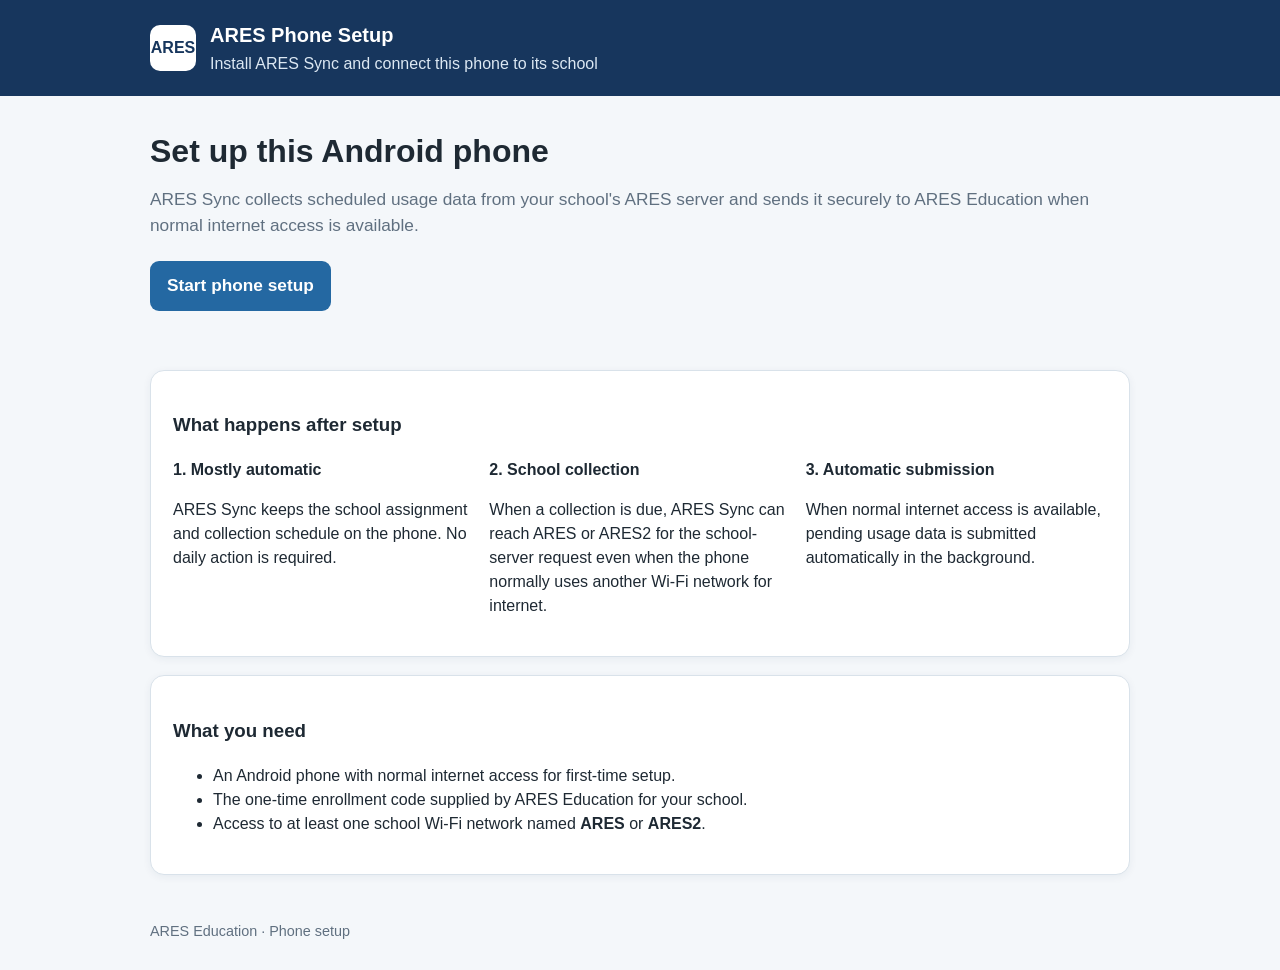
<file: public/index.html>
<!doctype html>
<html lang="en">
<head>
  <meta charset="utf-8">
  <meta name="viewport" content="width=device-width,initial-scale=1">
  <title>ARES Phone Setup</title>
  <link rel="stylesheet" href="assets/css/site.css">
</head>
<body>
<header>
  <div class="wrap brand">
    <div class="mark">ARES</div>
    <div>
      <h1>ARES Phone Setup</h1>
      <p>Install ARES Sync and connect this phone to its school</p>
    </div>
  </div>
</header>
<main class="wrap">
  <section class="hero">
    <h2>Set up this Android phone</h2>
    <p>ARES Sync collects scheduled usage data from your school's ARES server and sends it securely to ARES Education when normal internet access is available.</p>
    <p><a class="btn" href="setup.html">Start phone setup</a></p>
  </section>

  <section class="card">
    <h3>What happens after setup</h3>
    <div class="grid">
      <div><strong>1. Mostly automatic</strong><p>ARES Sync keeps the school assignment and collection schedule on the phone. No daily action is required.</p></div>
      <div><strong>2. School collection</strong><p>When a collection is due, ARES Sync can reach ARES or ARES2 for the school-server request even when the phone normally uses another Wi-Fi network for internet.</p></div>
      <div><strong>3. Automatic submission</strong><p>When normal internet access is available, pending usage data is submitted automatically in the background.</p></div>
    </div>
  </section>

  <section class="card">
    <h3>What you need</h3>
    <ul>
      <li>An Android phone with normal internet access for first-time setup.</li>
      <li>The one-time enrollment code supplied by ARES Education for your school.</li>
      <li>Access to at least one school Wi-Fi network named <strong>ARES</strong> or <strong>ARES2</strong>.</li>
    </ul>
  </section>
</main>
<footer><div class="wrap">ARES Education · Phone setup</div></footer>
</body>
</html>
</file>
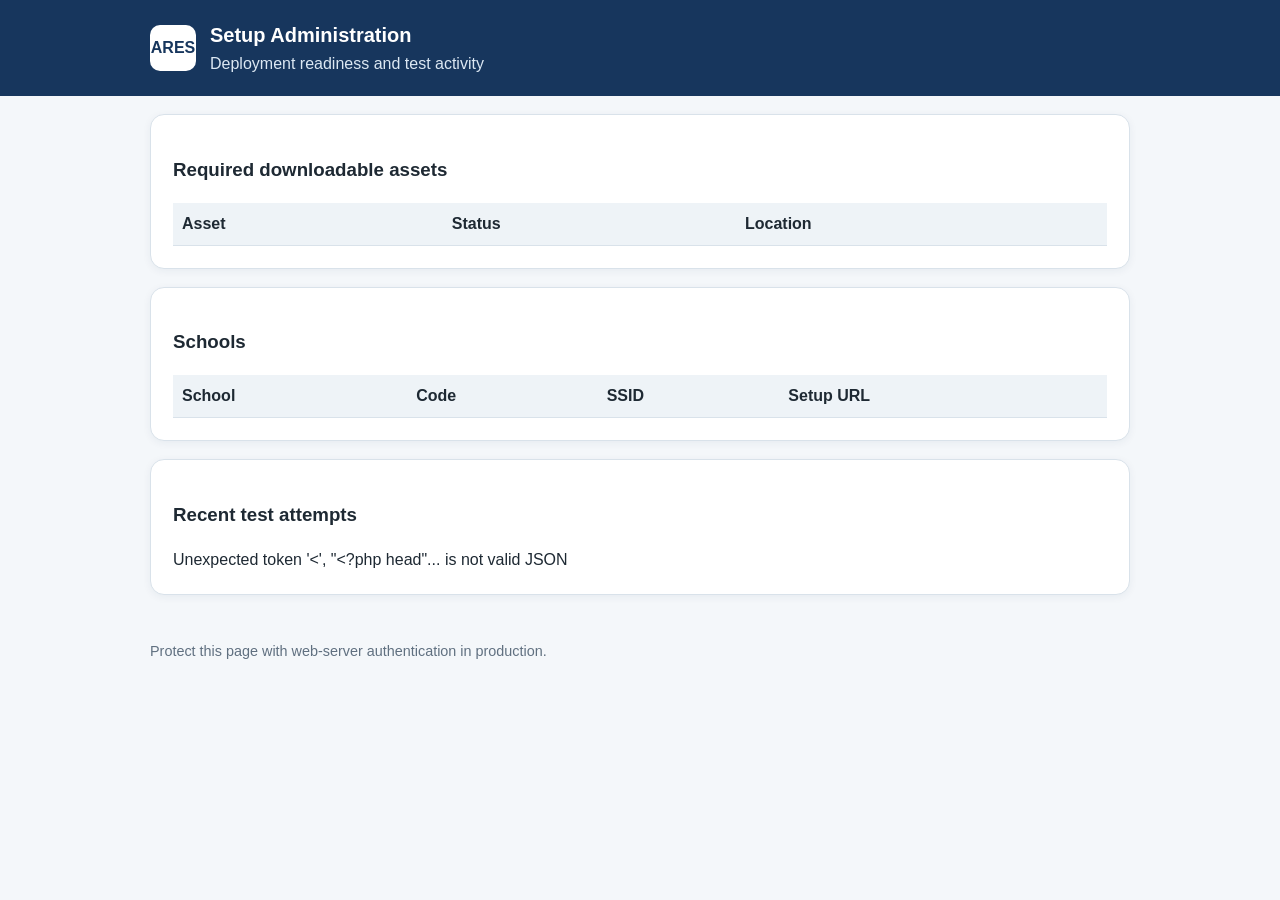
<file: public/admin.html>
<!doctype html><html lang="en"><head><meta charset="utf-8"><meta name="viewport" content="width=device-width,initial-scale=1"><title>ARES Setup Administration</title><link rel="stylesheet" href="assets/css/site.css"></head><body><header><div class="wrap brand"><div class="mark">ARES</div><div><h1>Setup Administration</h1><p>Deployment readiness and test activity</p></div></div></header><main class="wrap"><section class="card"><h3>Required downloadable assets</h3><table class="admin-table" id="assetTable"><thead><tr><th>Asset</th><th>Status</th><th>Location</th></tr></thead><tbody></tbody></table></section><section class="card"><h3>Schools</h3><table class="admin-table" id="schoolTable"><thead><tr><th>School</th><th>Code</th><th>SSID</th><th>Setup URL</th></tr></thead><tbody></tbody></table></section><section class="card"><h3>Recent test attempts</h3><div id="tests">Loading…</div></section></main><footer><div class="wrap">Protect this page with web-server authentication in production.</div></footer><script src="assets/js/common.js"></script><script src="assets/js/admin.js"></script></body></html>
</file>
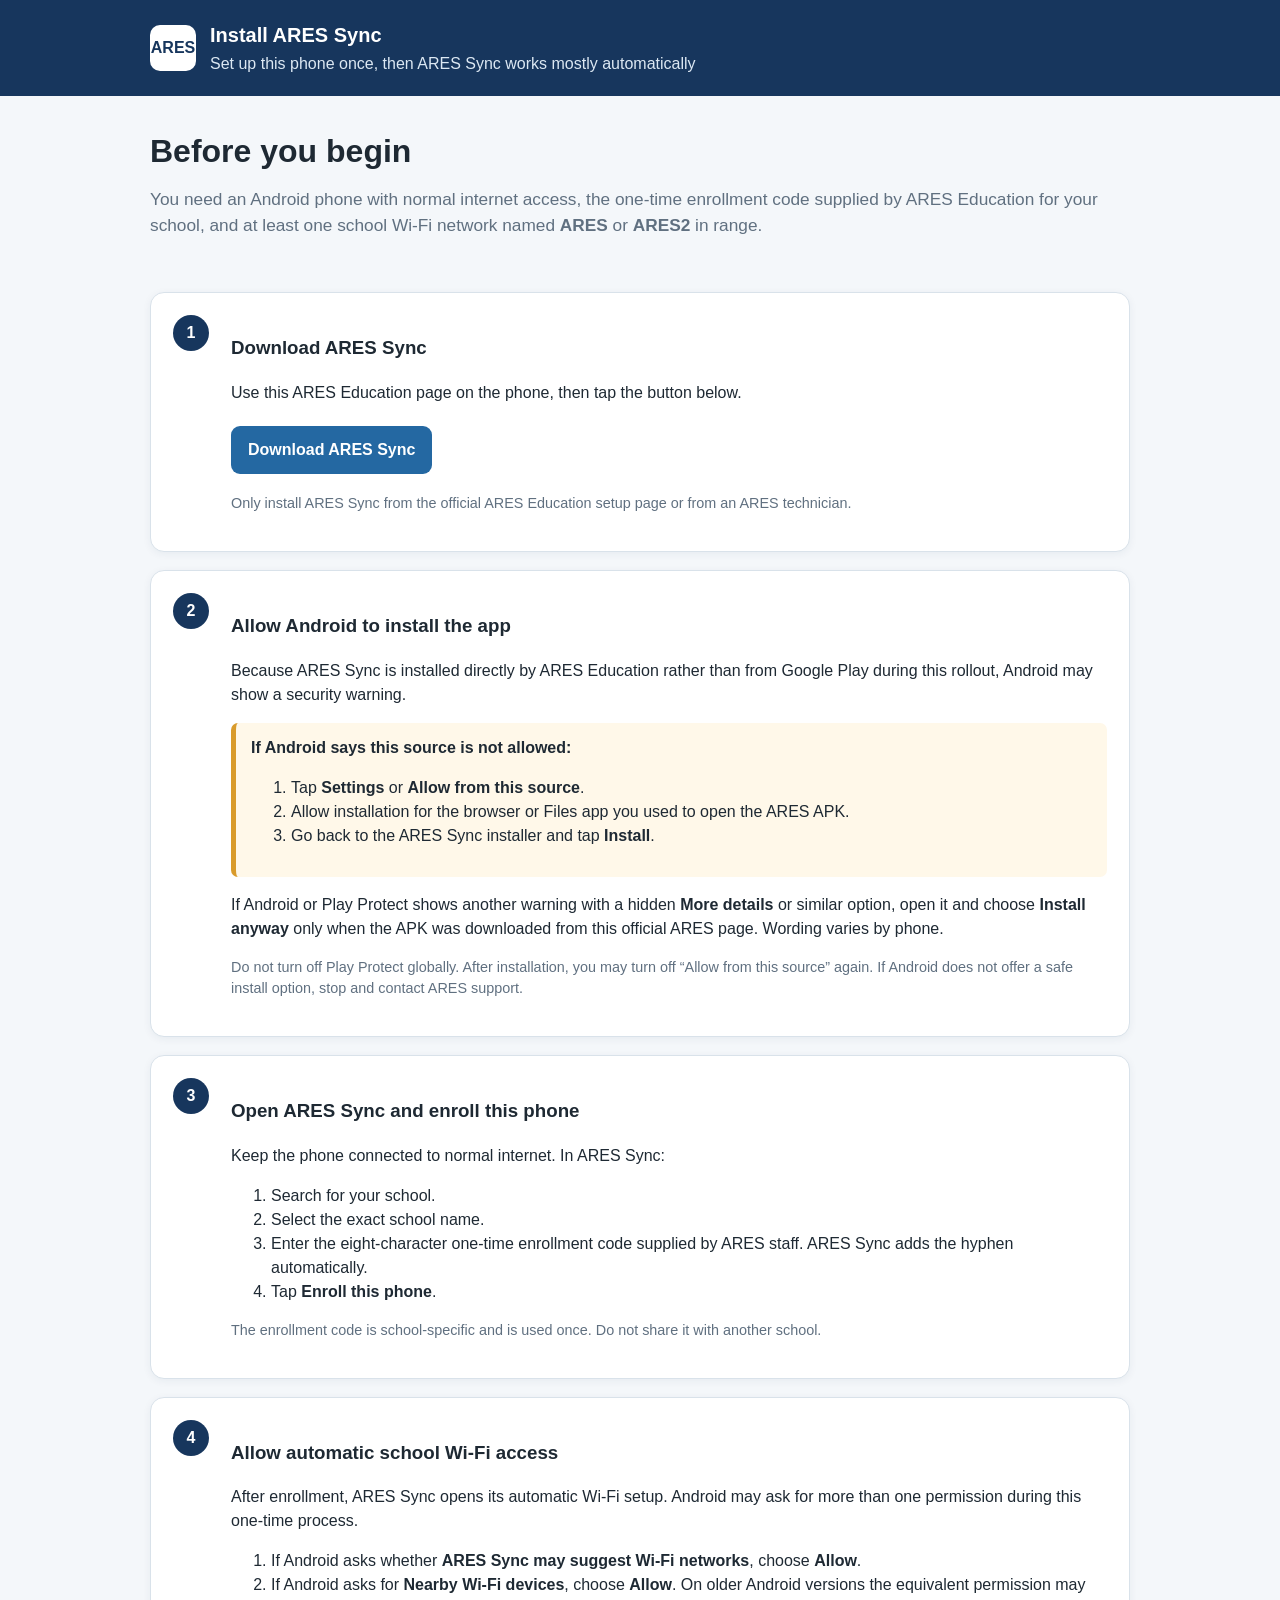
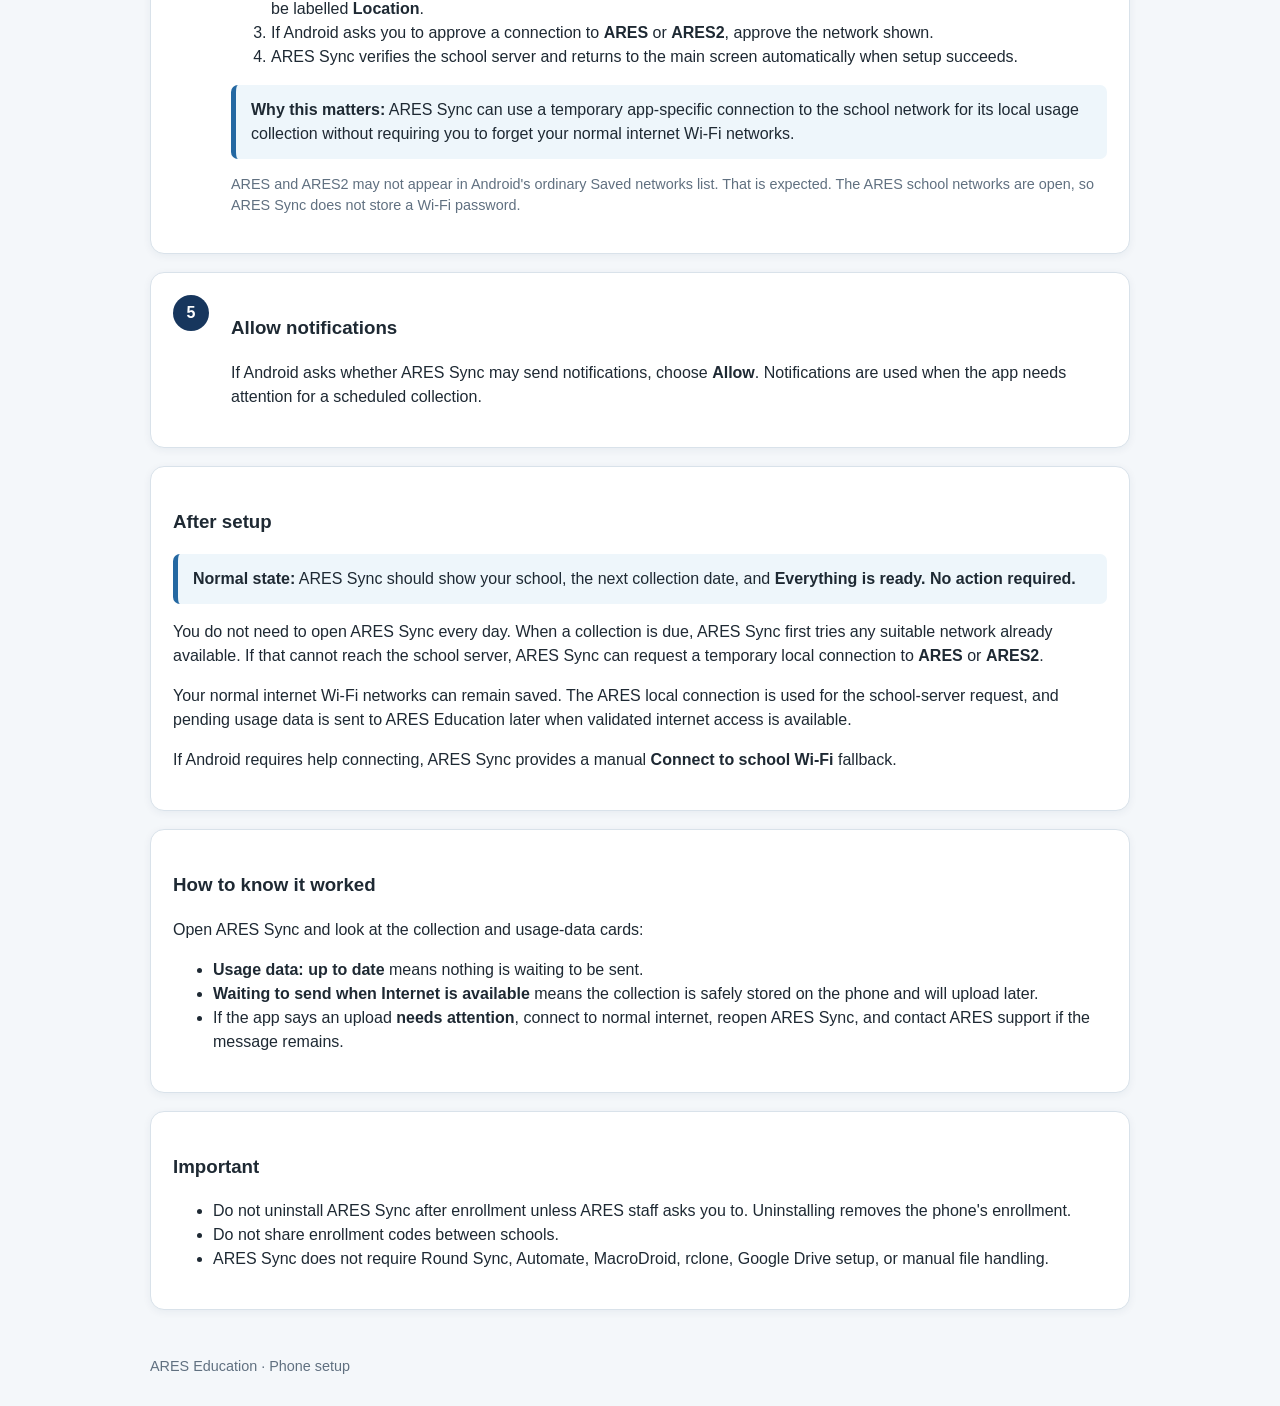
<file: public/setup.html>
<!doctype html>
<html lang="en">
<head>
  <meta charset="utf-8">
  <meta name="viewport" content="width=device-width,initial-scale=1">
  <title>Install ARES Sync</title>
  <link rel="stylesheet" href="assets/css/site.css">
</head>
<body>
<header>
  <div class="wrap brand">
    <div class="mark">ARES</div>
    <div>
      <h1>Install ARES Sync</h1>
      <p>Set up this phone once, then ARES Sync works mostly automatically</p>
    </div>
  </div>
</header>
<main class="wrap">
  <section class="hero">
    <h2>Before you begin</h2>
    <p>You need an Android phone with normal internet access, the one-time enrollment code supplied by ARES Education for your school, and at least one school Wi-Fi network named <strong>ARES</strong> or <strong>ARES2</strong> in range.</p>
  </section>

  <section class="card step">
    <div class="stepno">1</div>
    <div>
      <h3>Download ARES Sync</h3>
      <p>Use this ARES Education page on the phone, then tap the button below.</p>
      <a class="btn" href="assets/downloads/ares-sync.apk" download>Download ARES Sync</a>
      <p class="small">Only install ARES Sync from the official ARES Education setup page or from an ARES technician.</p>
    </div>
  </section>

  <section class="card step">
    <div class="stepno">2</div>
    <div>
      <h3>Allow Android to install the app</h3>
      <p>Because ARES Sync is installed directly by ARES Education rather than from Google Play during this rollout, Android may show a security warning.</p>
      <div class="notice warn">
        <strong>If Android says this source is not allowed:</strong>
        <ol>
          <li>Tap <strong>Settings</strong> or <strong>Allow from this source</strong>.</li>
          <li>Allow installation for the browser or Files app you used to open the ARES APK.</li>
          <li>Go back to the ARES Sync installer and tap <strong>Install</strong>.</li>
        </ol>
      </div>
      <p>If Android or Play Protect shows another warning with a hidden <strong>More details</strong> or similar option, open it and choose <strong>Install anyway</strong> only when the APK was downloaded from this official ARES page. Wording varies by phone.</p>
      <p class="small">Do not turn off Play Protect globally. After installation, you may turn off “Allow from this source” again. If Android does not offer a safe install option, stop and contact ARES support.</p>
    </div>
  </section>

  <section class="card step">
    <div class="stepno">3</div>
    <div>
      <h3>Open ARES Sync and enroll this phone</h3>
      <p>Keep the phone connected to normal internet. In ARES Sync:</p>
      <ol>
        <li>Search for your school.</li>
        <li>Select the exact school name.</li>
        <li>Enter the eight-character one-time enrollment code supplied by ARES staff. ARES Sync adds the hyphen automatically.</li>
        <li>Tap <strong>Enroll this phone</strong>.</li>
      </ol>
      <p class="small">The enrollment code is school-specific and is used once. Do not share it with another school.</p>
    </div>
  </section>

  <section class="card step">
    <div class="stepno">4</div>
    <div>
      <h3>Allow automatic school Wi-Fi access</h3>
      <p>After enrollment, ARES Sync opens its automatic Wi-Fi setup. Android may ask for more than one permission during this one-time process.</p>
      <ol>
        <li>If Android asks whether <strong>ARES Sync may suggest Wi-Fi networks</strong>, choose <strong>Allow</strong>.</li>
        <li>If Android asks for <strong>Nearby Wi-Fi devices</strong>, choose <strong>Allow</strong>. On older Android versions the equivalent permission may be labelled <strong>Location</strong>.</li>
        <li>If Android asks you to approve a connection to <strong>ARES</strong> or <strong>ARES2</strong>, approve the network shown.</li>
        <li>ARES Sync verifies the school server and returns to the main screen automatically when setup succeeds.</li>
      </ol>
      <div class="notice">
        <strong>Why this matters:</strong> ARES Sync can use a temporary app-specific connection to the school network for its local usage collection without requiring you to forget your normal internet Wi-Fi networks.
      </div>
      <p class="small">ARES and ARES2 may not appear in Android's ordinary Saved networks list. That is expected. The ARES school networks are open, so ARES Sync does not store a Wi-Fi password.</p>
    </div>
  </section>

  <section class="card step">
    <div class="stepno">5</div>
    <div>
      <h3>Allow notifications</h3>
      <p>If Android asks whether ARES Sync may send notifications, choose <strong>Allow</strong>. Notifications are used when the app needs attention for a scheduled collection.</p>
    </div>
  </section>

  <section class="card">
    <h3>After setup</h3>
    <div class="notice">
      <strong>Normal state:</strong> ARES Sync should show your school, the next collection date, and <strong>Everything is ready. No action required.</strong>
    </div>
    <p>You do not need to open ARES Sync every day. When a collection is due, ARES Sync first tries any suitable network already available. If that cannot reach the school server, ARES Sync can request a temporary local connection to <strong>ARES</strong> or <strong>ARES2</strong>.</p>
    <p>Your normal internet Wi-Fi networks can remain saved. The ARES local connection is used for the school-server request, and pending usage data is sent to ARES Education later when validated internet access is available.</p>
    <p>If Android requires help connecting, ARES Sync provides a manual <strong>Connect to school Wi-Fi</strong> fallback.</p>
  </section>

  <section class="card">
    <h3>How to know it worked</h3>
    <p>Open ARES Sync and look at the collection and usage-data cards:</p>
    <ul>
      <li><strong>Usage data: up to date</strong> means nothing is waiting to be sent.</li>
      <li><strong>Waiting to send when Internet is available</strong> means the collection is safely stored on the phone and will upload later.</li>
      <li>If the app says an upload <strong>needs attention</strong>, connect to normal internet, reopen ARES Sync, and contact ARES support if the message remains.</li>
    </ul>
  </section>

  <section class="card">
    <h3>Important</h3>
    <ul>
      <li>Do not uninstall ARES Sync after enrollment unless ARES staff asks you to. Uninstalling removes the phone's enrollment.</li>
      <li>Do not share enrollment codes between schools.</li>
      <li>ARES Sync does not require Round Sync, Automate, MacroDroid, rclone, Google Drive setup, or manual file handling.</li>
    </ul>
  </section>
</main>
<footer><div class="wrap">ARES Education · Phone setup</div></footer>
</body>
</html>
</file>
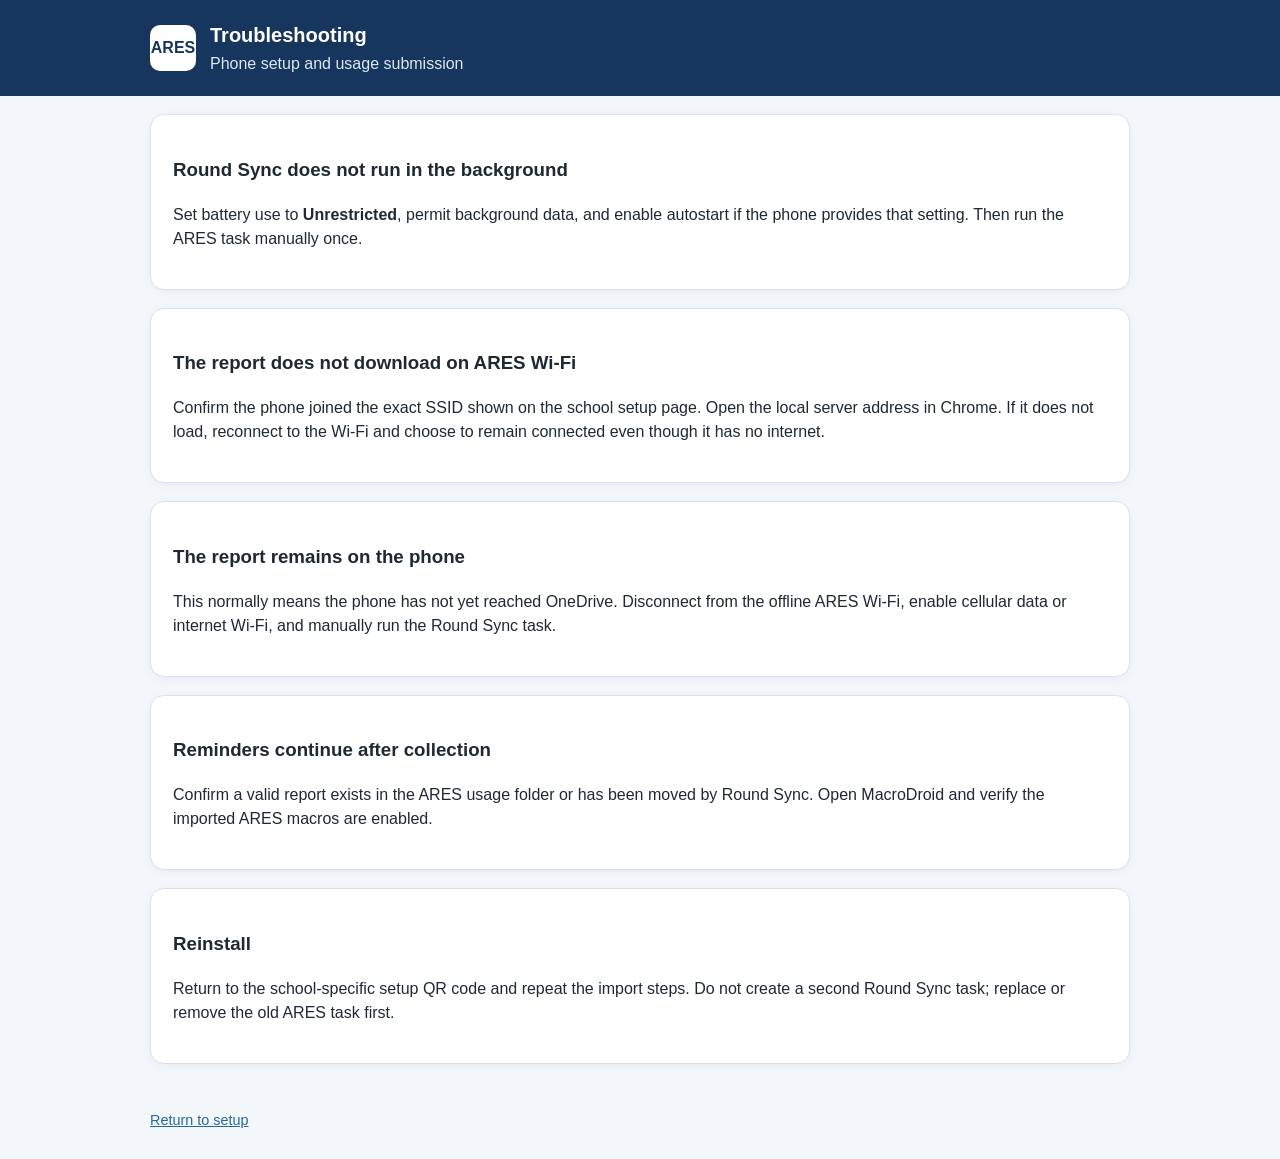
<file: public/troubleshooting.html>
<!doctype html><html lang="en"><head><meta charset="utf-8"><meta name="viewport" content="width=device-width,initial-scale=1"><title>ARES Setup Troubleshooting</title><link rel="stylesheet" href="assets/css/site.css"></head><body><header><div class="wrap brand"><div class="mark">ARES</div><div><h1>Troubleshooting</h1><p>Phone setup and usage submission</p></div></div></header><main class="wrap">
<section class="card"><h3>Round Sync does not run in the background</h3><p>Set battery use to <strong>Unrestricted</strong>, permit background data, and enable autostart if the phone provides that setting. Then run the ARES task manually once.</p></section>
<section class="card"><h3>The report does not download on ARES Wi-Fi</h3><p>Confirm the phone joined the exact SSID shown on the school setup page. Open the local server address in Chrome. If it does not load, reconnect to the Wi-Fi and choose to remain connected even though it has no internet.</p></section>
<section class="card"><h3>The report remains on the phone</h3><p>This normally means the phone has not yet reached OneDrive. Disconnect from the offline ARES Wi-Fi, enable cellular data or internet Wi-Fi, and manually run the Round Sync task.</p></section>
<section class="card"><h3>Reminders continue after collection</h3><p>Confirm a valid report exists in the ARES usage folder or has been moved by Round Sync. Open MacroDroid and verify the imported ARES macros are enabled.</p></section>
<section class="card"><h3>Reinstall</h3><p>Return to the school-specific setup QR code and repeat the import steps. Do not create a second Round Sync task; replace or remove the old ARES task first.</p></section>
</main><footer><div class="wrap"><a href="index.html">Return to setup</a></div></footer></body></html>
</file>
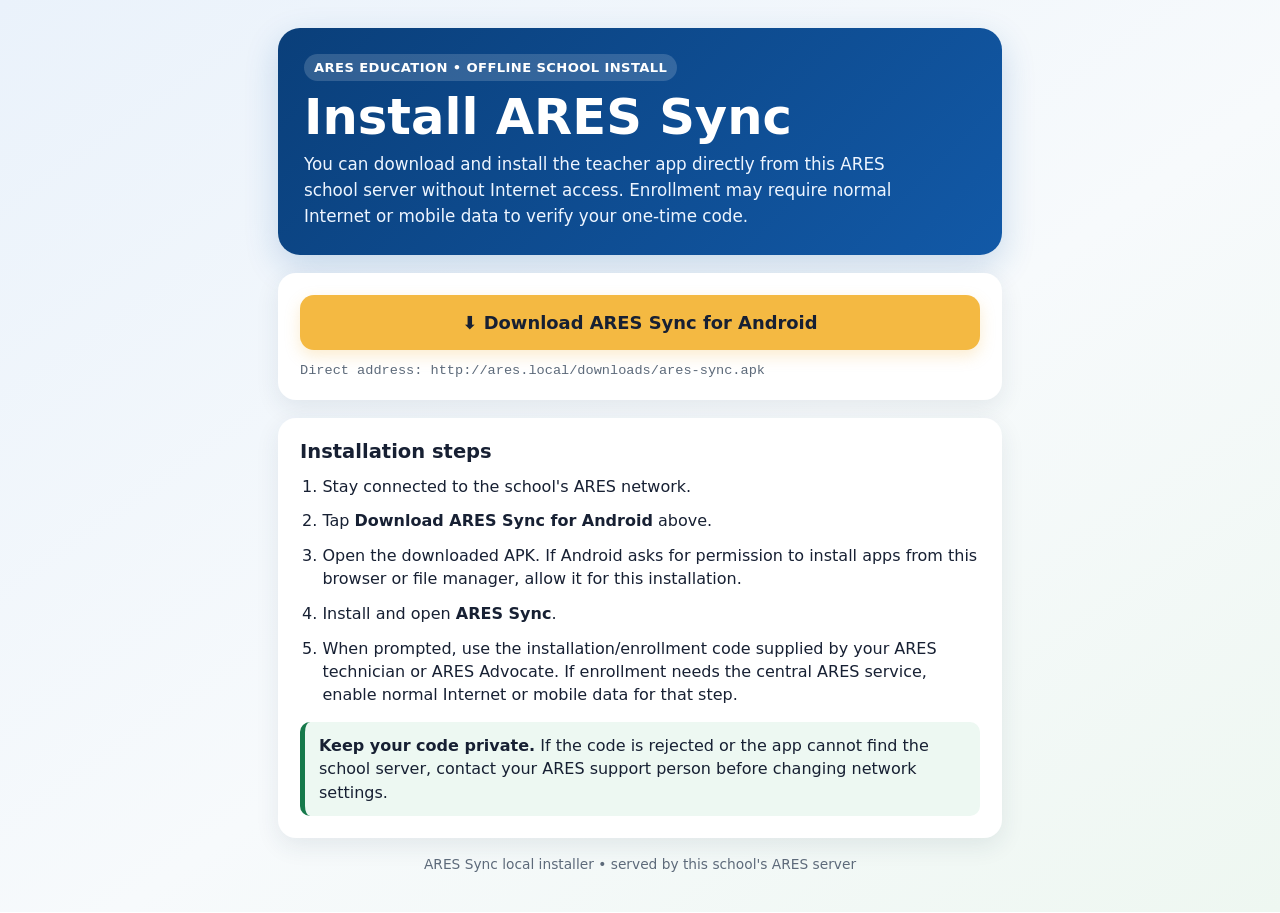
<file: offline-installer/templates/teacher_install_page.html>
<!doctype html>
<html lang="en">
<head>
  <meta charset="utf-8">
  <meta name="viewport" content="width=device-width, initial-scale=1">
  <title>Install ARES Sync</title>
  <style>
    :root { color-scheme: light; --blue:#1259a7; --blue2:#0a3f7a; --gold:#f4b942; --ink:#172033; --muted:#5d6a7a; --bg:#eef4fa; --card:#fff; --ok:#16794b; }
    * { box-sizing:border-box; }
    body { margin:0; font-family:system-ui,-apple-system,"Segoe UI",Roboto,Arial,sans-serif; background:linear-gradient(145deg,#eaf2fb,#f7fafc 55%,#eef7f1); color:var(--ink); }
    .wrap { max-width:760px; margin:0 auto; padding:28px 18px 40px; }
    .hero { background:linear-gradient(135deg,var(--blue2),var(--blue)); color:white; border-radius:22px; padding:26px; box-shadow:0 12px 34px rgba(18,89,167,.20); }
    .eyebrow { display:inline-block; background:rgba(255,255,255,.16); padding:6px 10px; border-radius:999px; font-size:.82rem; font-weight:700; letter-spacing:.03em; }
    h1 { margin:12px 0 8px; font-size:clamp(2rem,7vw,3.1rem); line-height:1; }
    .hero p { margin:0; max-width:620px; font-size:1.05rem; line-height:1.55; color:#edf5ff; }
    .card { margin-top:18px; background:var(--card); border-radius:18px; padding:22px; box-shadow:0 8px 25px rgba(30,50,80,.09); }
    .download { display:block; width:100%; text-align:center; padding:17px 18px; border-radius:14px; background:var(--gold); color:#172033; font-weight:800; font-size:1.12rem; text-decoration:none; box-shadow:0 6px 15px rgba(244,185,66,.25); }
    .download:active { transform:translateY(1px); }
    h2 { margin:0 0 12px; font-size:1.22rem; }
    ol { margin:0; padding-left:1.4rem; }
    li { margin:.72rem 0; line-height:1.45; }
    .note { margin-top:16px; border-left:5px solid var(--ok); background:#edf8f2; border-radius:10px; padding:12px 14px; line-height:1.45; }
    .url { margin-top:13px; font-family:ui-monospace,SFMono-Regular,Consolas,monospace; font-size:.85rem; color:var(--muted); overflow-wrap:anywhere; }
    .footer { text-align:center; margin-top:18px; color:var(--muted); font-size:.86rem; }
  </style>
</head>
<body>
  <main class="wrap">
    <section class="hero">
      <span class="eyebrow">ARES EDUCATION • OFFLINE SCHOOL INSTALL</span>
      <h1>Install ARES Sync</h1>
      <p>You can download and install the teacher app directly from this ARES school server without Internet access. Enrollment may require normal Internet or mobile data to verify your one-time code.</p>
    </section>

    <section class="card">
      <a class="download" href="/downloads/ares-sync.apk" download="ARES-Sync.apk">⬇ Download ARES Sync for Android</a>
      <div class="url">Direct address: http://ares.local/downloads/ares-sync.apk</div>
    </section>

    <section class="card">
      <h2>Installation steps</h2>
      <ol>
        <li>Stay connected to the school's ARES network.</li>
        <li>Tap <strong>Download ARES Sync for Android</strong> above.</li>
        <li>Open the downloaded APK. If Android asks for permission to install apps from this browser or file manager, allow it for this installation.</li>
        <li>Install and open <strong>ARES Sync</strong>.</li>
        <li>When prompted, use the installation/enrollment code supplied by your ARES technician or ARES Advocate. If enrollment needs the central ARES service, enable normal Internet or mobile data for that step.</li>
      </ol>
      <div class="note"><strong>Keep your code private.</strong> If the code is rejected or the app cannot find the school server, contact your ARES support person before changing network settings.</div>
    </section>

    <div class="footer">ARES Sync local installer • served by this school's ARES server</div>
  </main>
</body>
</html>
</file>
<file: public/assets/css/site.css>
:root{--navy:#17365d;--blue:#2468a2;--green:#2f7d4a;--gold:#d99b2b;--red:#a23832;--ink:#1e2933;--muted:#607080;--line:#d9e2ea;--bg:#f4f7fa;--white:#fff}
*{box-sizing:border-box}body{margin:0;font-family:Arial,Helvetica,sans-serif;color:var(--ink);background:var(--bg);line-height:1.5}a{color:var(--blue)}header{background:var(--navy);color:#fff;padding:20px 0}.wrap{width:min(980px,92vw);margin:auto}.brand{display:flex;gap:14px;align-items:center}.mark{width:46px;height:46px;border-radius:10px;background:#fff;color:var(--navy);display:grid;place-items:center;font-weight:700}.brand h1{font-size:1.25rem;margin:0}.brand p{margin:2px 0 0;color:#dce8f3}.hero{padding:34px 0 18px}.hero h2{font-size:2rem;line-height:1.15;margin:.2rem 0}.hero p{font-size:1.08rem;color:var(--muted)}.card{background:var(--white);border:1px solid var(--line);border-radius:14px;padding:22px;margin:18px 0;box-shadow:0 2px 9px rgba(23,54,93,.06)}.step{display:grid;grid-template-columns:44px 1fr;gap:14px}.stepno{width:36px;height:36px;border-radius:50%;display:grid;place-items:center;background:var(--navy);color:#fff;font-weight:700}.btn{display:inline-block;border:0;border-radius:9px;background:var(--blue);color:#fff;text-decoration:none;padding:12px 17px;font-weight:700;cursor:pointer;margin:5px 8px 5px 0}.btn.secondary{background:#eef4f8;color:var(--navy);border:1px solid #b9cbd9}.btn.success{background:var(--green)}.btn.warn{background:var(--gold);color:#202020}.notice{border-left:5px solid var(--blue);background:#eef6fb;padding:13px 15px;border-radius:7px}.notice.warn{border-color:var(--gold);background:#fff8e9}.notice.error{border-color:var(--red);background:#fff0ef}.status{display:inline-flex;align-items:center;gap:7px;border-radius:20px;padding:6px 10px;font-weight:700;font-size:.9rem}.status.ok{background:#e7f5ec;color:#22633b}.status.missing{background:#fdecea;color:#8a2f2a}.grid{display:grid;grid-template-columns:repeat(auto-fit,minmax(250px,1fr));gap:15px}.checklist label{display:block;padding:9px 0;border-bottom:1px solid var(--line)}.checklist input{transform:scale(1.25);margin-right:9px}.small{font-size:.9rem;color:var(--muted)}.school-banner{background:#eaf2f9;border:1px solid #c3d5e4;border-radius:12px;padding:16px}.hidden{display:none!important}footer{padding:28px 0;color:var(--muted);font-size:.9rem}.progress{height:10px;background:#dfe7ee;border-radius:10px;overflow:hidden}.progress>div{height:100%;background:var(--green);width:0}.code{font-family:ui-monospace,SFMono-Regular,Consolas,monospace;background:#eef2f5;padding:2px 5px;border-radius:4px}.admin-table{width:100%;border-collapse:collapse}.admin-table th,.admin-table td{padding:9px;border-bottom:1px solid var(--line);text-align:left}.admin-table th{background:#eef3f7}@media(max-width:600px){.hero h2{font-size:1.55rem}.card{padding:17px}.btn{display:block;text-align:center;width:100%;margin:8px 0}.step{grid-template-columns:36px 1fr}}
</file>
